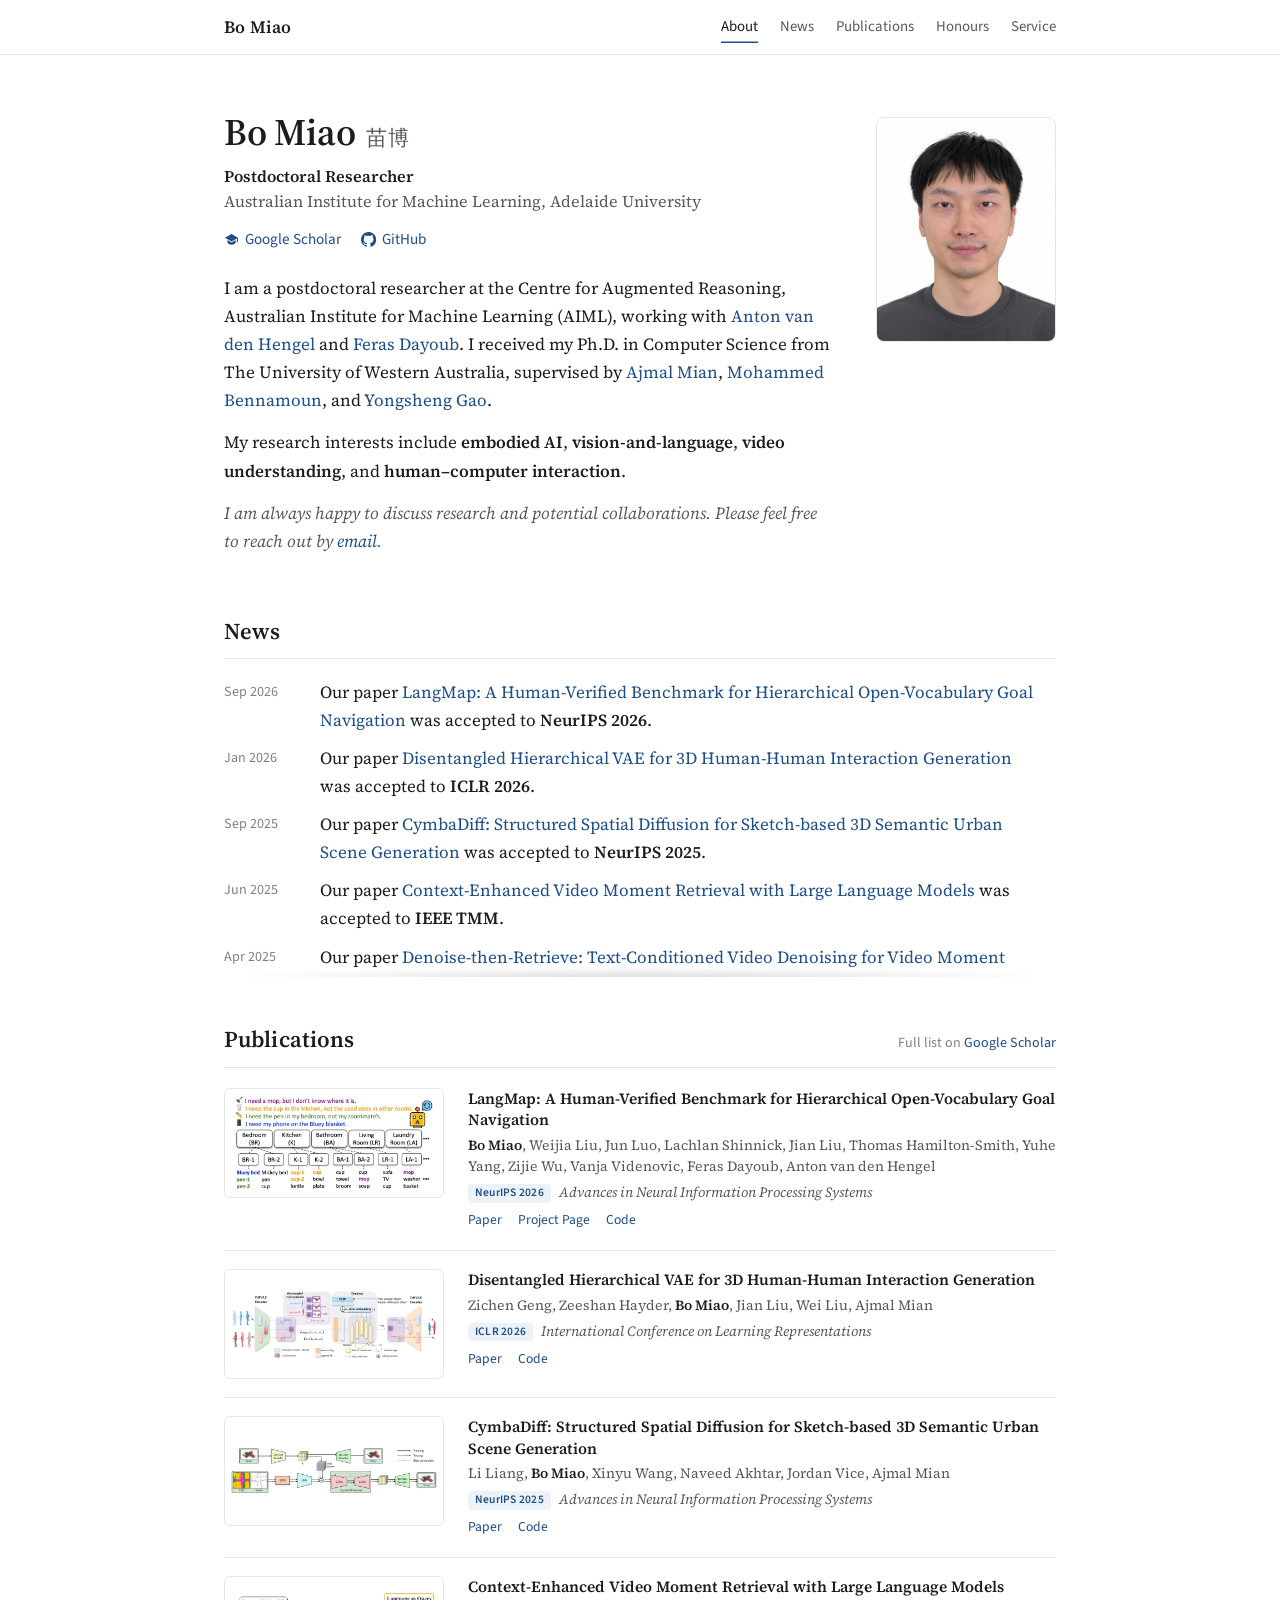
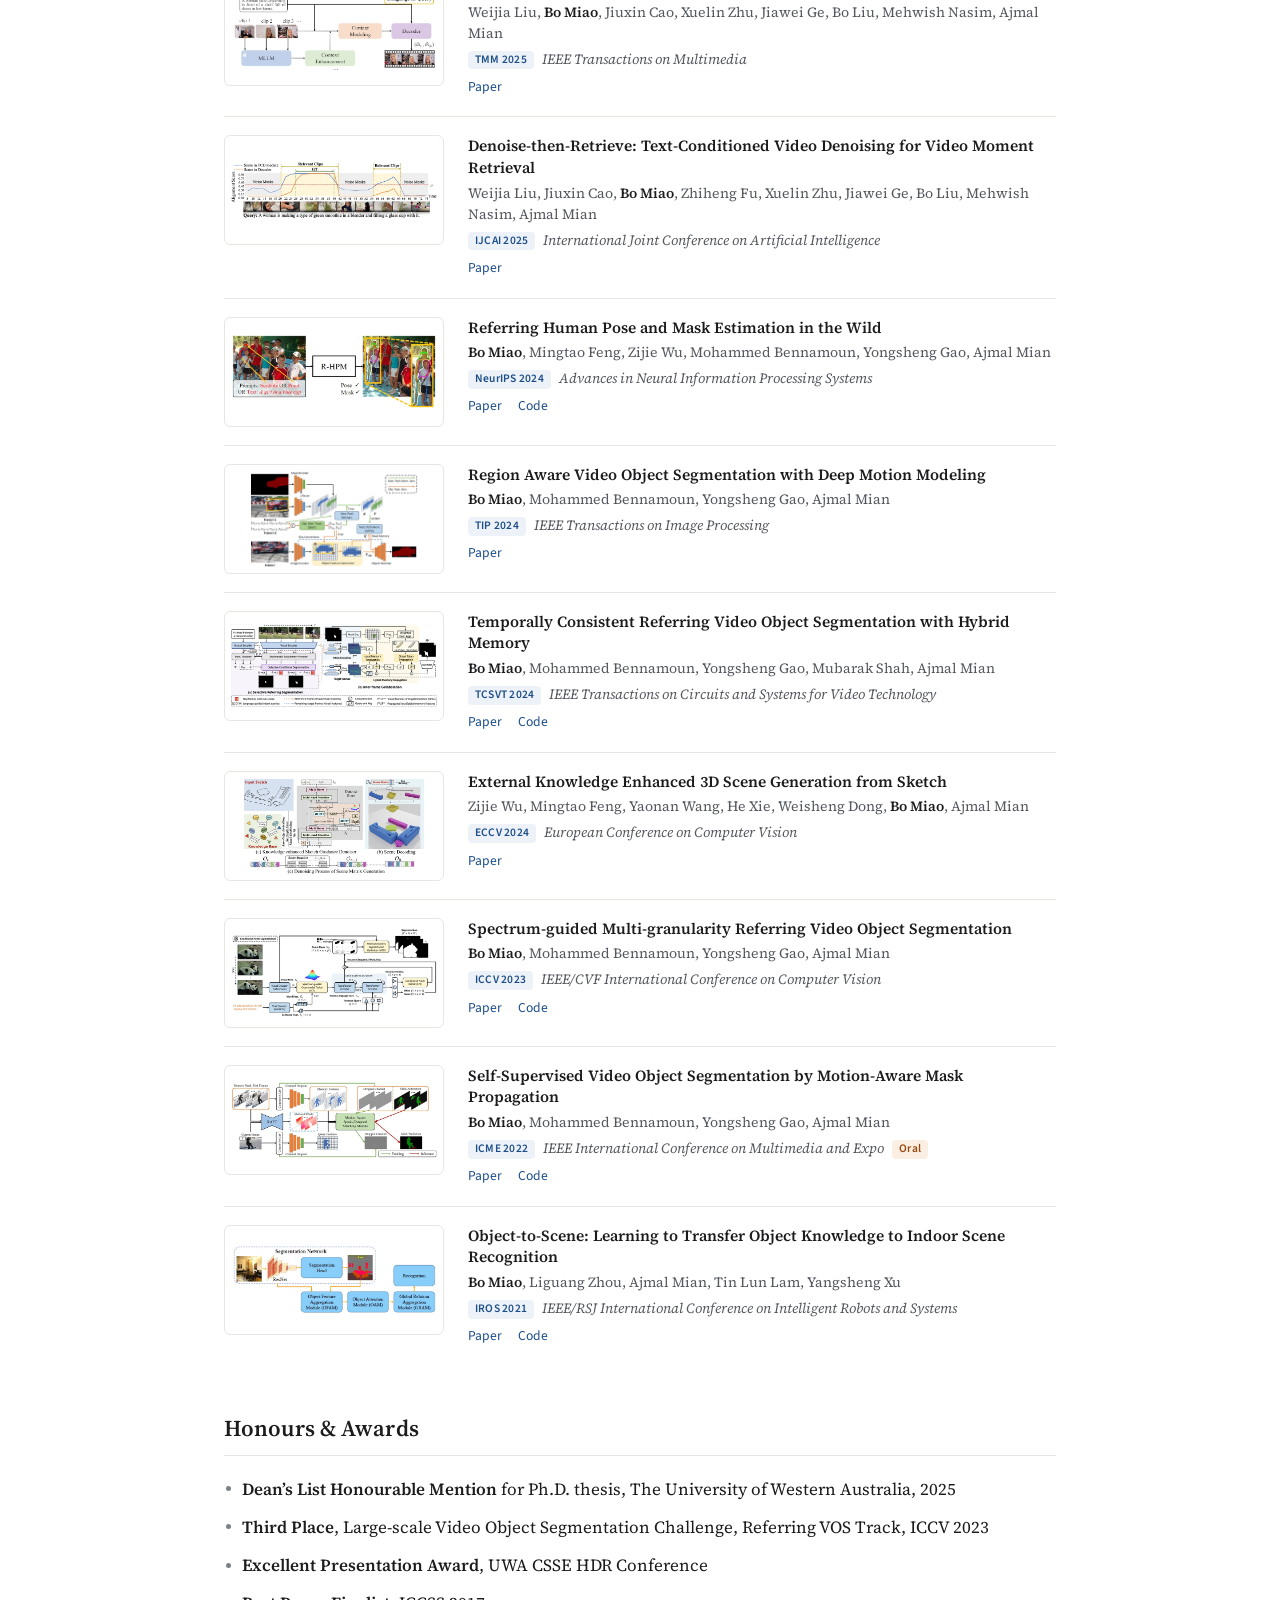
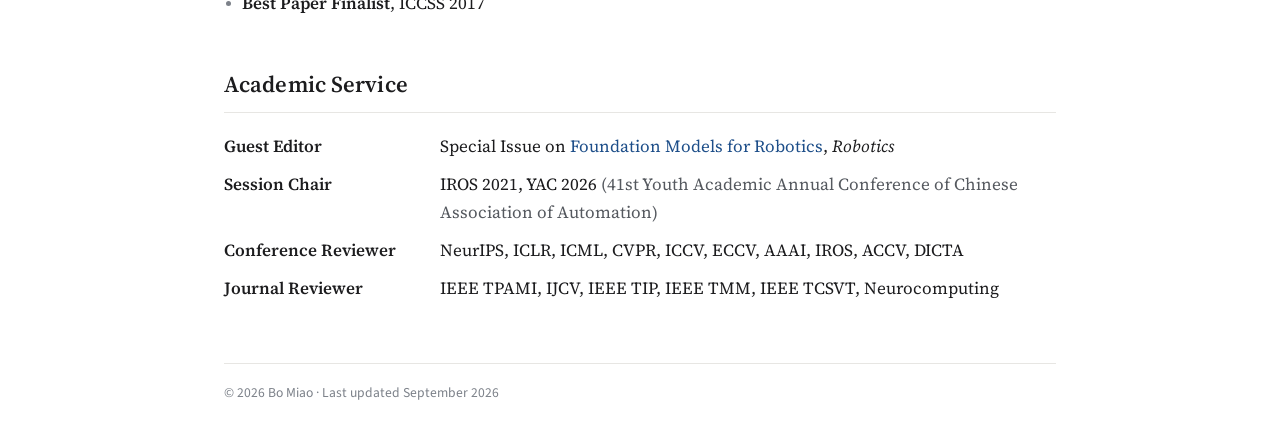
<file: index.html>
<!DOCTYPE html>
<html lang="en">
<head>
<meta charset="utf-8">
<meta name="viewport" content="width=device-width, initial-scale=1">
<title>Bo Miao (苗博) · Postdoctoral Researcher, AIML, Adelaide University</title>
<meta name="description" content="Bo Miao is a postdoctoral researcher at the Australian Institute for Machine Learning (AIML), Adelaide University, working on embodied AI, vision-and-language, and video understanding.">
<meta name="keywords" content="Bo Miao, 苗博, Miao Bo, embodied AI, vision-and-language, video understanding, AIML, Adelaide University">
<meta name="author" content="Bo Miao">
<link rel="canonical" href="https://bo-miao.github.io/">
<meta name="theme-color" content="#ffffff" media="(prefers-color-scheme: light)">
<meta name="theme-color" content="#141517" media="(prefers-color-scheme: dark)">

<meta property="og:type" content="profile">
<meta property="og:title" content="Bo Miao (苗博)">
<meta property="og:description" content="Postdoctoral researcher at AIML, Adelaide University. Embodied AI, vision-and-language, and video understanding.">
<meta property="og:url" content="https://bo-miao.github.io/">
<meta property="og:image" content="https://bo-miao.github.io/images/web/profile.jpg">
<meta name="twitter:card" content="summary">

<link rel="icon" href="data:image/svg+xml,%3Csvg xmlns='http://www.w3.org/2000/svg' viewBox='0 0 64 64'%3E%3Crect width='64' height='64' rx='14' fill='%231d4e89'/%3E%3Ctext x='32' y='43' text-anchor='middle' font-family='Georgia,serif' font-size='30' font-weight='700' fill='white'%3EBM%3C/text%3E%3C/svg%3E">

<!-- Fonts load without blocking rendering; the system serif is used until (or if) they arrive. -->
<link rel="preconnect" href="https://fonts.googleapis.com">
<link rel="preconnect" href="https://fonts.gstatic.com" crossorigin>
<link rel="stylesheet" href="https://fonts.googleapis.com/css2?family=Source+Serif+4:ital,opsz,wght@0,8..60,400;0,8..60,600;1,8..60,400&family=Source+Sans+3:wght@400;500;600&display=swap" media="print" onload="this.media='all'">
<noscript><link rel="stylesheet" href="https://fonts.googleapis.com/css2?family=Source+Serif+4:ital,opsz,wght@0,8..60,400;0,8..60,600;1,8..60,400&family=Source+Sans+3:wght@400;500;600&display=swap"></noscript>

<script type="application/ld+json">
{
  "@context": "https://schema.org",
  "@type": "Person",
  "name": "Bo Miao",
  "alternateName": "苗博",
  "jobTitle": "Postdoctoral Researcher",
  "affiliation": {
    "@type": "Organization",
    "name": "Australian Institute for Machine Learning (AIML), Adelaide University"
  },
  "alumniOf": [
    { "@type": "CollegeOrUniversity", "name": "The University of Western Australia" },
    { "@type": "CollegeOrUniversity", "name": "University of Jinan" }
  ],
  "email": "mailto:bomiaobbb@gmail.com",
  "url": "https://bo-miao.github.io/",
  "image": "https://bo-miao.github.io/images/web/profile.jpg",
  "sameAs": [
    "https://scholar.google.com/citations?user=AJnEdGoAAAAJ",
    "https://github.com/bo-miao"
  ],
  "knowsAbout": ["Embodied AI", "Vision-and-Language", "Video Understanding", "Human-Computer Interaction", "Computer Vision"]
}
</script>

<style>
:root {
  --bg: #ffffff;
  --text: #1c1c1e;
  --muted: #55595f;
  --faint: #7c8189;
  --rule: #e7e6e3;
  --accent: #1d4e89;
  --accent-strong: #123a69;
  --tag-bg: #edf2f8;
  --tag-text: #1d4e89;
  --hl-bg: #fbefe3;
  --hl-text: #9a4a10;
  --thumb-bg: #ffffff;
  --thumb-border: #e7e6e3;
  --nav-bg: rgba(255, 255, 255, .86);
  --shade: rgba(0, 0, 0, .13);
  --serif: "Source Serif 4", "Source Serif Pro", "Iowan Old Style", "Palatino Linotype", Palatino, Georgia, "Songti SC", "Noto Serif CJK SC", serif;
  --sans: "Source Sans 3", "Source Sans Pro", -apple-system, BlinkMacSystemFont, "Segoe UI", "Helvetica Neue", Arial, "PingFang SC", "Microsoft YaHei", sans-serif;
  --cjk: "Songti SC", "STSong", "Noto Serif CJK SC", "Source Han Serif SC", var(--serif);
  color-scheme: light dark;
}
@media (prefers-color-scheme: dark) {
  :root {
    --bg: #141517;
    --text: #e7e5e0;
    --muted: #a9adb3;
    --faint: #858a92;
    --rule: #2b2d31;
    --accent: #8fb4e8;
    --accent-strong: #b8d0f3;
    --tag-bg: #1d2735;
    --tag-text: #a9c6ee;
    --hl-bg: #36271b;
    --hl-text: #f0b98a;
    --thumb-bg: #f5f4f1;
    --thumb-border: #2b2d31;
    --nav-bg: rgba(20, 21, 23, .86);
    --shade: rgba(0, 0, 0, .55);
  }
}

*, *::before, *::after { box-sizing: border-box; }
html { scroll-behavior: smooth; -webkit-text-size-adjust: 100%; }
body {
  margin: 0;
  background: var(--bg);
  color: var(--text);
  font: 400 17px/1.65 var(--serif);
  font-optical-sizing: auto;
  -webkit-font-smoothing: antialiased;
  text-rendering: optimizeLegibility;
}
a { color: var(--accent); text-decoration: none; text-underline-offset: .18em; text-decoration-thickness: 1px; }
a:hover { color: var(--accent-strong); text-decoration: underline; }
a:focus-visible { outline: 2px solid var(--accent); outline-offset: 2px; border-radius: 3px; }
::selection { background: var(--tag-bg); }
img { max-width: 100%; }

.wrap { max-width: 880px; margin: 0 auto; padding: 0 24px; }
.skip { position: absolute; left: -9999px; top: 8px; background: var(--bg); padding: 6px 10px; z-index: 20; }
.skip:focus { left: 12px; }

/* ---------- Navigation ---------- */
.site-nav {
  position: sticky; top: 0; z-index: 10;
  background: var(--nav-bg);
  -webkit-backdrop-filter: saturate(160%) blur(10px);
  backdrop-filter: saturate(160%) blur(10px);
  border-bottom: 1px solid var(--rule);
}
.site-nav .wrap { display: flex; align-items: center; justify-content: space-between; height: 54px; }
.brand { font-weight: 600; font-size: 1.08rem; color: var(--text); letter-spacing: .01em; }
.brand:hover { color: var(--text); text-decoration: none; }
.nav-links { display: flex; gap: 22px; font-family: var(--sans); font-size: .93rem; }
.nav-links a { color: var(--muted); padding: 4px 0; }
.nav-links a:hover { color: var(--text); text-decoration: none; }
.nav-links a.active { color: var(--text); box-shadow: inset 0 -1.5px 0 var(--accent); }

/* ---------- About ---------- */
.hero { display: grid; grid-template-columns: 1fr 180px; gap: 44px; align-items: start; padding-top: 56px; }
.hero h1 { font-size: 2.35rem; line-height: 1.15; font-weight: 600; letter-spacing: -.005em; margin: 0 0 10px; }
.hero h1 .zh { font-family: var(--cjk); font-size: 1.3rem; font-weight: 400; color: var(--muted); letter-spacing: .08em; margin-left: 10px; }
.role { margin: 0 0 14px; color: var(--muted); font-size: 1.02rem; line-height: 1.5; }
.role b { color: var(--text); font-weight: 600; }
.profile-links { display: flex; flex-wrap: wrap; gap: 6px 20px; margin: 0 0 22px; font-family: var(--sans); font-size: .95rem; }
.profile-links a { display: inline-flex; align-items: center; gap: 6px; }
.profile-links svg { width: 1em; height: 1em; flex: none; }
.bio p { margin: 0 0 14px; }
.bio b { font-weight: 600; }
.bio .note { color: var(--muted); font-style: italic; }
.portrait {
  display: block; width: 180px; height: auto; aspect-ratio: 4 / 5; object-fit: cover;
  border-radius: 8px; border: 1px solid var(--rule); margin-top: 6px;
}

/* ---------- Sections ---------- */
.section { padding-top: 44px; scroll-margin-top: 58px; }
#about { scroll-margin-top: 58px; }
.section-head { display: flex; align-items: baseline; justify-content: space-between; gap: 16px; border-bottom: 1px solid var(--rule); margin-bottom: 14px; }
.section h2 { font-size: 1.42rem; font-weight: 600; letter-spacing: .005em; margin: 0; padding-bottom: 8px; }
.section-note { margin: 0; font-family: var(--sans); font-size: .88rem; color: var(--faint); white-space: nowrap; }

/* News */
.news {
  list-style: none; margin: 0; padding: 0 10px 0 0;
  max-height: 19rem; overflow-y: auto;
  scrollbar-width: thin; scrollbar-color: var(--rule) transparent;
  /* shadows appear only where more items are hidden above/below */
  background:
    linear-gradient(var(--bg) 30%, transparent) top / 100% 24px no-repeat local,
    linear-gradient(transparent, var(--bg) 70%) bottom / 100% 24px no-repeat local,
    radial-gradient(farthest-side at 50% 0, var(--shade), transparent) top / 100% 10px no-repeat scroll,
    radial-gradient(farthest-side at 50% 100%, var(--shade), transparent) bottom / 100% 10px no-repeat scroll;
  background-color: var(--bg);
}
.news:focus-visible { outline: 2px solid var(--accent); outline-offset: 4px; }
.news::-webkit-scrollbar { width: 6px; }
.news::-webkit-scrollbar-thumb { background: var(--rule); border-radius: 3px; }
.news li { display: grid; grid-template-columns: 82px 1fr; gap: 14px; padding: 5px 0; }
.news time { font-family: var(--sans); font-size: .88rem; color: var(--faint); padding-top: 3px; white-space: nowrap; font-variant-numeric: tabular-nums; }
.news b { font-weight: 600; }

/* Publications */
.pubs { list-style: none; margin: 0; padding: 0; }
.pub { display: grid; grid-template-columns: 220px 1fr; gap: 24px; padding: 18px 0; border-top: 1px solid var(--rule); }
.pub:first-child { border-top: 0; padding-top: 6px; }
.pub-thumb {
  margin: 0; width: 220px; aspect-ratio: 2 / 1; padding: 6px;
  display: flex; align-items: center; justify-content: center; overflow: hidden;
  background: var(--thumb-bg); border: 1px solid var(--thumb-border); border-radius: 6px;
}
.pub-thumb img { display: block; width: 100%; height: 100%; object-fit: contain; }
.pub-title { font-size: .97rem; font-weight: 600; line-height: 1.4; margin: 0 0 4px; }
.pub-authors { margin: 0; color: var(--muted); font-size: .88rem; line-height: 1.5; }
.pub-authors b { color: var(--text); font-weight: 600; }
.pub-venue { margin: 5px 0 0; color: var(--muted); font-size: .88rem; line-height: 1.5; }
.tag, .badge {
  display: inline-block; font: 600 .72rem/1.6 var(--sans); letter-spacing: .02em;
  padding: 0 7px; border-radius: 4px; vertical-align: 1px; white-space: nowrap;
}
.tag { background: var(--tag-bg); color: var(--tag-text); margin-right: 8px; }
.badge { background: var(--hl-bg); color: var(--hl-text); margin-left: 8px; }
.pub-links { display: flex; flex-wrap: wrap; gap: 2px 16px; margin: 6px 0 0; font-family: var(--sans); font-size: .85rem; }


/* Honors, service, education */
.plain { list-style: none; margin: 0; padding: 0; }
.plain li { padding: 5px 0 5px 18px; position: relative; }
.plain li::before { content: ""; position: absolute; left: 2px; top: .95em; width: 5px; height: 5px; border-radius: 50%; background: var(--faint); }
.plain .aside { color: var(--muted); }
.plain b { font-weight: 600; }
.rows { margin: 0; }
.rows > div { display: grid; grid-template-columns: 200px 1fr; gap: 16px; padding: 5px 0; }
.rows dt { font-weight: 600; color: var(--text); }
.rows dd { margin: 0; }
.rows .aside { color: var(--muted); }

.site-footer { margin-top: 56px; padding-bottom: 40px; font-family: var(--sans); font-size: .85rem; color: var(--faint); }
.site-footer p { margin: 0; padding-top: 18px; border-top: 1px solid var(--rule); }

/* ---------- Small screens ---------- */
@media (max-width: 700px) {
  body { font-size: 16.5px; }
  .wrap { padding: 0 16px; }
  .brand { display: none; }
  .site-nav .wrap { justify-content: center; }
  .nav-links { gap: 18px; font-size: .9rem; }
  .hero { grid-template-columns: 1fr; gap: 18px; padding-top: 28px; }
  .portrait { order: -1; width: 124px; margin-top: 0; }
  .hero h1 { font-size: 2rem; }
  .pub { grid-template-columns: 1fr; gap: 12px; }
  .pub-thumb { width: 100%; max-width: 480px; aspect-ratio: 12 / 5; }
  .news { max-height: 24rem; }
  .news li { grid-template-columns: 1fr; gap: 0; padding: 7px 0; }
  .news time { padding-top: 0; }
  .rows > div { grid-template-columns: 1fr; gap: 0; padding: 7px 0; }
  .section-head { flex-direction: column; align-items: flex-start; gap: 0; padding-bottom: 8px; }
  .section h2 { padding-bottom: 2px; }
}

@media print {
  .site-nav, .skip { display: none; }
  .news { max-height: none; overflow: visible; background: none; }
  body { font-size: 11pt; }
  a { color: inherit; }
  .pub { break-inside: avoid; }
  .pub-thumb { width: 150px; }
  .pub { grid-template-columns: 150px 1fr; }
}
</style>
</head>

<body>
<a class="skip" href="#main">Skip to content</a>

<nav class="site-nav" aria-label="Primary">
  <div class="wrap">
    <a class="brand" href="#about">Bo Miao</a>
    <div class="nav-links">
      <a href="#about">About</a>
      <a href="#news">News</a>
      <a href="#publications">Publications</a>
      <a href="#honours">Honours</a>
      <a href="#service">Service</a>
    </div>
  </div>
</nav>

<main id="main">

<!-- ================= About ================= -->
<header class="wrap hero" id="about">
  <div>
    <h1>Bo Miao<span class="zh" lang="zh-Hans">苗博</span></h1>
    <p class="role"><b>Postdoctoral Researcher</b><br>Australian Institute for Machine Learning, Adelaide University</p>

    <p class="profile-links">
      <a href="https://scholar.google.com/citations?user=AJnEdGoAAAAJ&amp;hl=en">
        <svg viewBox="0 0 24 24" aria-hidden="true"><path fill="currentColor" d="M12 3 1.5 9 12 15l8.5-4.86V16H22V9L12 3Zm-6.5 9.7v3.55C5.5 18.1 8.4 20 12 20s6.5-1.9 6.5-3.75V12.7L12 16.4l-6.5-3.7Z"/></svg>Google Scholar</a>
      <a href="https://github.com/bo-miao">
        <svg viewBox="0 0 16 16" aria-hidden="true"><path fill="currentColor" d="M8 0C3.58 0 0 3.58 0 8c0 3.54 2.29 6.53 5.47 7.59.4.07.55-.17.55-.38 0-.19-.01-.82-.01-1.49-2.01.37-2.53-.49-2.69-.94-.09-.23-.48-.94-.82-1.13-.28-.15-.68-.52-.01-.53.63-.01 1.08.58 1.23.82.72 1.21 1.87.87 2.33.66.07-.52.28-.87.51-1.07-1.78-.2-3.64-.89-3.64-3.95 0-.87.31-1.59.82-2.15-.08-.2-.36-1.02.08-2.12 0 0 .67-.21 2.2.82.64-.18 1.32-.27 2-.27.68 0 1.36.09 2 .27 1.53-1.04 2.2-.82 2.2-.82.44 1.1.16 1.92.08 2.12.51.56.82 1.27.82 2.15 0 3.07-1.87 3.75-3.65 3.95.29.25.54.73.54 1.48 0 1.07-.01 1.93-.01 2.2 0 .21.15.46.55.38A8.013 8.013 0 0 0 16 8c0-4.42-3.58-8-8-8Z"/></svg>GitHub</a>
    </p>

    <div class="bio">
      <p>I am a postdoctoral researcher at the Centre for Augmented Reasoning, Australian Institute for Machine Learning (AIML), working with <a href="https://researchers.adelaide.edu.au/profile/anton.vandenhengel">Anton van den Hengel</a> and <a href="https://researchers.adelaide.edu.au/profile/feras.dayoub">Feras Dayoub</a>. I received my Ph.D. in Computer Science from The University of Western Australia, supervised by <a href="https://research-repository.uwa.edu.au/en/persons/ajmal-mian">Ajmal Mian</a>, <a href="https://research-repository.uwa.edu.au/en/persons/mohammed-bennamoun">Mohammed Bennamoun</a>, and <a href="https://experts.griffith.edu.au/19112-yongsheng-gao">Yongsheng Gao</a>.</p>
      <p>My research interests include <b>embodied AI</b>, <b>vision-and-language</b>, <b>video understanding</b>, and <b>human–computer interaction</b>.</p>
      <p class="note">I am always happy to discuss research and potential collaborations. Please feel free to reach out by <a href="mailto:bomiaobbb@gmail.com">email</a>.</p>
    </div>
  </div>
  <img class="portrait" src="images/web/profile.jpg" alt="Portrait of Bo Miao" width="400" height="500" fetchpriority="high">
</header>

<!-- ================= News ================= -->
<section class="wrap section" id="news">
  <div class="section-head"><h2>News</h2></div>
  <ul class="news" tabindex="0" aria-label="News">
    <li><time datetime="2026-09">Sep 2026</time><span>Our paper <a href="https://arxiv.org/abs/2602.02220">LangMap: A Human-Verified Benchmark for Hierarchical Open-Vocabulary Goal Navigation</a> was accepted to <b>NeurIPS&nbsp;2026</b>.</span></li>
    <li><time datetime="2026-01">Jan 2026</time><span>Our paper <a href="https://arxiv.org/abs/2603.00144">Disentangled Hierarchical VAE for 3D Human-Human Interaction Generation</a> was accepted to <b>ICLR&nbsp;2026</b>.</span></li>
    <li><time datetime="2025-09">Sep 2025</time><span>Our paper <a href="https://openreview.net/pdf?id=hFyIIqmcqf">CymbaDiff: Structured Spatial Diffusion for Sketch-based 3D Semantic Urban Scene Generation</a> was accepted to <b>NeurIPS&nbsp;2025</b>.</span></li>
    <li><time datetime="2025-06">Jun 2025</time><span>Our paper <a href="https://doi.org/10.1109/TMM.2025.3581797">Context-Enhanced Video Moment Retrieval with Large Language Models</a> was accepted to <b>IEEE&nbsp;TMM</b>.</span></li>
    <li><time datetime="2025-04">Apr 2025</time><span>Our paper <a href="https://www.ijcai.org/proceedings/2025/0180.pdf">Denoise-then-Retrieve: Text-Conditioned Video Denoising for Video Moment Retrieval</a> was accepted to <b>IJCAI&nbsp;2025</b>.</span></li>
    <li><time datetime="2024-09">Sep 2024</time><span>Our paper <a href="https://arxiv.org/abs/2410.20508">Referring Human Pose and Mask Estimation in the Wild</a> was accepted to <b>NeurIPS&nbsp;2024</b>.</span></li>
    <li><time datetime="2024-06">Jun 2024</time><span>Our paper <a href="https://doi.org/10.1109/TCSVT.2024.3419119">Temporally Consistent Referring Video Object Segmentation with Hybrid Memory</a> was accepted to <b>IEEE&nbsp;TCSVT</b>.</span></li>
    <li><time datetime="2024-03">Mar 2024</time><span>Our paper <a href="https://ieeexplore.ieee.org/document/10486830">Region Aware Video Object Segmentation with Deep Motion Modeling</a> was accepted to <b>IEEE&nbsp;TIP</b>.</span></li>
  </ul>
</section>

<!-- ================= Publications ================= -->
<section class="wrap section" id="publications">
  <div class="section-head">
    <h2>Publications</h2>
    <p class="section-note">Full list on <a href="https://scholar.google.com/citations?user=AJnEdGoAAAAJ&amp;hl=en">Google Scholar</a></p>
  </div>

  <ol class="pubs">
    <li class="pub">
      <figure class="pub-thumb"><img src="images/web/langmap.webp" alt="LangMap overview: natural-language goals grounded at room, region and instance levels" width="720" height="346" loading="lazy"></figure>
      <div>
        <h3 class="pub-title">LangMap: A Human-Verified Benchmark for Hierarchical Open-Vocabulary Goal Navigation</h3>
        <p class="pub-authors"><b>Bo Miao</b>, Weijia Liu, Jun Luo, Lachlan Shinnick, Jian Liu, Thomas Hamilton-Smith, Yuhe Yang, Zijie Wu, Vanja Videnovic, Feras Dayoub, Anton van den Hengel</p>
        <p class="pub-venue"><span class="tag">NeurIPS 2026</span><i>Advances in Neural Information Processing Systems</i></p>
        <p class="pub-links"><a href="https://arxiv.org/abs/2602.02220">Paper</a><a href="https://bo-miao.github.io/LangMap/">Project Page</a><a href="https://github.com/bo-miao/LangMap">Code</a></p>
      </div>
    </li>

    <li class="pub">
      <figure class="pub-thumb"><img src="images/web/dhvae.webp" alt="DHVAE architecture for 3D human–human interaction generation" width="720" height="237" loading="lazy"></figure>
      <div>
        <h3 class="pub-title">Disentangled Hierarchical VAE for 3D Human-Human Interaction Generation</h3>
        <p class="pub-authors">Zichen Geng, Zeeshan Hayder, <b>Bo Miao</b>, Jian Liu, Wei Liu, Ajmal Mian</p>
        <p class="pub-venue"><span class="tag">ICLR 2026</span><i>International Conference on Learning Representations</i></p>
        <p class="pub-links"><a href="https://arxiv.org/abs/2603.00144">Paper</a><a href="https://github.com/ZenGengChin/dhvae-official">Code</a></p>
      </div>
    </li>

    <li class="pub">
      <figure class="pub-thumb"><img src="images/web/cymbadiff.webp" alt="CymbaDiff pipeline for sketch-based 3D semantic urban scene generation" width="720" height="157" loading="lazy"></figure>
      <div>
        <h3 class="pub-title">CymbaDiff: Structured Spatial Diffusion for Sketch-based 3D Semantic Urban Scene Generation</h3>
        <p class="pub-authors">Li Liang, <b>Bo Miao</b>, Xinyu Wang, Naveed Akhtar, Jordan Vice, Ajmal Mian</p>
        <p class="pub-venue"><span class="tag">NeurIPS 2025</span><i>Advances in Neural Information Processing Systems</i></p>
        <p class="pub-links"><a href="https://openreview.net/pdf?id=hFyIIqmcqf">Paper</a><a href="https://github.com/Lillian-research-hub/CymbaDiff">Code</a></p>
      </div>
    </li>
    <li class="pub">
      <figure class="pub-thumb"><img src="images/web/cevmr.webp" alt="Context-enhanced video moment retrieval with a multimodal LLM" width="667" height="253" loading="lazy"></figure>
      <div>
        <h3 class="pub-title">Context-Enhanced Video Moment Retrieval with Large Language Models</h3>
        <p class="pub-authors">Weijia Liu, <b>Bo Miao</b>, Jiuxin Cao, Xuelin Zhu, Jiawei Ge, Bo Liu, Mehwish Nasim, Ajmal Mian</p>
        <p class="pub-venue"><span class="tag">TMM 2025</span><i>IEEE Transactions on Multimedia</i></p>
        <p class="pub-links"><a href="https://doi.org/10.1109/TMM.2025.3581797">Paper</a></p>
      </div>
    </li>

    <li class="pub">
      <figure class="pub-thumb"><img src="images/web/denoise_retrieve.webp" alt="Alignment scores of relevant and noisy clips in Denoise-then-Retrieve" width="720" height="201" loading="lazy"></figure>
      <div>
        <h3 class="pub-title">Denoise-then-Retrieve: Text-Conditioned Video Denoising for Video Moment Retrieval</h3>
        <p class="pub-authors">Weijia Liu, Jiuxin Cao, <b>Bo Miao</b>, Zhiheng Fu, Xuelin Zhu, Jiawei Ge, Bo Liu, Mehwish Nasim, Ajmal Mian</p>
        <p class="pub-venue"><span class="tag">IJCAI 2025</span><i>International Joint Conference on Artificial Intelligence</i></p>
        <p class="pub-links"><a href="https://www.ijcai.org/proceedings/2025/0180.pdf">Paper</a></p>
      </div>
    </li>

    <li class="pub">
      <figure class="pub-thumb"><img src="images/web/rhpm.webp" alt="R-HPM predicts pose and mask for the person referred to by text, scribble or point prompts" width="720" height="265" loading="lazy"></figure>
      <div>
        <h3 class="pub-title">Referring Human Pose and Mask Estimation in the Wild</h3>
        <p class="pub-authors"><b>Bo Miao</b>, Mingtao Feng, Zijie Wu, Mohammed Bennamoun, Yongsheng Gao, Ajmal Mian</p>
        <p class="pub-venue"><span class="tag">NeurIPS 2024</span><i>Advances in Neural Information Processing Systems</i></p>
        <p class="pub-links"><a href="https://arxiv.org/abs/2410.20508">Paper</a><a href="https://github.com/bo-miao/RefHuman">Code</a></p>
      </div>
    </li>

    <li class="pub">
      <figure class="pub-thumb"><img src="images/web/ravos.webp" alt="Region-aware video object segmentation with motion path memory" width="720" height="412" loading="lazy"></figure>
      <div>
        <h3 class="pub-title">Region Aware Video Object Segmentation with Deep Motion Modeling</h3>
        <p class="pub-authors"><b>Bo Miao</b>, Mohammed Bennamoun, Yongsheng Gao, Ajmal Mian</p>
        <p class="pub-venue"><span class="tag">TIP 2024</span><i>IEEE Transactions on Image Processing</i></p>
        <p class="pub-links"><a href="https://ieeexplore.ieee.org/document/10486830">Paper</a></p>
      </div>
    </li>

    <li class="pub">
      <figure class="pub-thumb"><img src="images/web/htr.webp" alt="Hybrid memory for temporally consistent referring video object segmentation" width="720" height="287" loading="lazy"></figure>
      <div>
        <h3 class="pub-title">Temporally Consistent Referring Video Object Segmentation with Hybrid Memory</h3>
        <p class="pub-authors"><b>Bo Miao</b>, Mohammed Bennamoun, Yongsheng Gao, Mubarak Shah, Ajmal Mian</p>
        <p class="pub-venue"><span class="tag">TCSVT 2024</span><i>IEEE Transactions on Circuits and Systems for Video Technology</i></p>
        <p class="pub-links"><a href="https://doi.org/10.1109/TCSVT.2024.3419119">Paper</a><a href="https://github.com/bo-miao/HTR">Code</a></p>
      </div>
    </li>

    <li class="pub">
      <figure class="pub-thumb"><img src="images/web/sketch3d.webp" alt="Knowledge-enhanced sketch-guided denoiser for 3D scene generation" width="720" height="379" loading="lazy"></figure>
      <div>
        <h3 class="pub-title">External Knowledge Enhanced 3D Scene Generation from Sketch</h3>
        <p class="pub-authors">Zijie Wu, Mingtao Feng, Yaonan Wang, He Xie, Weisheng Dong, <b>Bo Miao</b>, Ajmal Mian</p>
        <p class="pub-venue"><span class="tag">ECCV 2024</span><i>European Conference on Computer Vision</i></p>
        <p class="pub-links"><a href="https://arxiv.org/abs/2403.14121">Paper</a></p>
      </div>
    </li>

    <li class="pub">
      <figure class="pub-thumb"><img src="images/web/sgmg.webp" alt="SgMg: spectrum-guided multi-granularity referring video object segmentation" width="720" height="311" loading="lazy"></figure>
      <div>
        <h3 class="pub-title">Spectrum-guided Multi-granularity Referring Video Object Segmentation</h3>
        <p class="pub-authors"><b>Bo Miao</b>, Mohammed Bennamoun, Yongsheng Gao, Ajmal Mian</p>
        <p class="pub-venue"><span class="tag">ICCV 2023</span><i>IEEE/CVF International Conference on Computer Vision</i></p>
        <p class="pub-links"><a href="https://openaccess.thecvf.com/content/ICCV2023/papers/Miao_Spectrum-guided_Multi-granularity_Referring_Video_Object_Segmentation_ICCV_2023_paper.pdf">Paper</a><a href="https://github.com/bo-miao/SgMg">Code</a></p>
      </div>
    </li>

    <li class="pub">
      <figure class="pub-thumb"><img src="images/web/mamp.webp" alt="Motion-aware mask propagation for self-supervised video object segmentation" width="720" height="265" loading="lazy"></figure>
      <div>
        <h3 class="pub-title">Self-Supervised Video Object Segmentation by Motion-Aware Mask Propagation</h3>
        <p class="pub-authors"><b>Bo Miao</b>, Mohammed Bennamoun, Yongsheng Gao, Ajmal Mian</p>
        <p class="pub-venue"><span class="tag">ICME 2022</span><i>IEEE International Conference on Multimedia and Expo</i><span class="badge">Oral</span></p>
        <p class="pub-links"><a href="https://arxiv.org/abs/2107.12569">Paper</a><a href="https://github.com/bo-miao/MAMP">Code</a></p>
      </div>
    </li>

    <li class="pub">
      <figure class="pub-thumb"><img src="images/web/ots.webp" alt="Object-to-scene network for indoor scene recognition" width="704" height="234" loading="lazy"></figure>
      <div>
        <h3 class="pub-title">Object-to-Scene: Learning to Transfer Object Knowledge to Indoor Scene Recognition</h3>
        <p class="pub-authors"><b>Bo Miao</b>, Liguang Zhou, Ajmal Mian, Tin Lun Lam, Yangsheng Xu</p>
        <p class="pub-venue"><span class="tag">IROS 2021</span><i>IEEE/RSJ International Conference on Intelligent Robots and Systems</i></p>
        <p class="pub-links"><a href="https://arxiv.org/abs/2108.00399">Paper</a><a href="https://github.com/FreeformRobotics/OTS">Code</a></p>
      </div>
    </li>
  </ol>

</section>

<!-- ================= Honours ================= -->
<section class="wrap section" id="honours">
  <div class="section-head"><h2>Honours &amp; Awards</h2></div>
  <ul class="plain">
    <li><b>Dean’s List Honourable Mention</b> for Ph.D. thesis, The University of Western Australia, 2025</li>
    <li><b>Third Place</b>, Large-scale Video Object Segmentation Challenge, Referring VOS Track, ICCV 2023</li>
    <li><b>Excellent Presentation Award</b>, UWA CSSE HDR Conference</li>
    <li><b>Best Paper Finalist</b>, ICCSS 2017</li>
  </ul>
</section>

<!-- ================= Service ================= -->
<section class="wrap section" id="service">
  <div class="section-head"><h2>Academic Service</h2></div>
  <dl class="rows">
    <div><dt>Guest Editor</dt><dd>Special Issue on <a href="https://www.mdpi.com/journal/robotics/special_issues/FZ4L7VI9U2">Foundation Models for Robotics</a>, <i>Robotics</i></dd></div>
    <div><dt>Session Chair</dt><dd>IROS 2021, YAC 2026 <span class="aside">(41st Youth Academic Annual Conference of Chinese Association of Automation)</span></dd></div>
    <div><dt>Conference Reviewer</dt><dd>NeurIPS, ICLR, ICML, CVPR, ICCV, ECCV, AAAI, IROS, ACCV, DICTA</dd></div>
    <div><dt>Journal Reviewer</dt><dd>IEEE TPAMI, IJCV, IEEE TIP, IEEE TMM, IEEE TCSVT, Neurocomputing</dd></div>
  </dl>
</section>

</main>

<footer class="wrap site-footer">
  <p>© 2026 Bo Miao · Last updated September 2026</p>
</footer>

<script>
  // Highlight the nav link of the section being read (or the one just clicked).
  (function () {
    var ids = ['about', 'news', 'publications', 'honours', 'service'];
    var links = {};
    document.querySelectorAll('.nav-links a').forEach(function (a) { links[a.getAttribute('href').slice(1)] = a; });
    var clicked = null, pending = false;
    function setActive(id) {
      ids.forEach(function (k) { if (links[k]) links[k].classList.toggle('active', k === id); });
    }
    function update() {
      pending = false;
      if (clicked) return setActive(clicked);
      var current = ids[0];
      ids.forEach(function (id) {
        var s = document.getElementById(id);
        if (s && s.getBoundingClientRect().top <= 200) current = id;
      });
      if (window.scrollY > 0 && window.innerHeight + window.scrollY >= document.documentElement.scrollHeight - 2) current = ids[ids.length - 1];
      setActive(current);
    }
    document.querySelector('.nav-links').addEventListener('click', function (e) {
      var a = e.target.closest('a');
      if (a) { clicked = a.getAttribute('href').slice(1); setActive(clicked); }
    });
    ['wheel', 'touchmove', 'keydown'].forEach(function (t) {
      window.addEventListener(t, function () { clicked = null; }, { passive: true });
    });
    window.addEventListener('scroll', function () {
      if (!pending) { pending = true; requestAnimationFrame(update); }
    }, { passive: true });
    window.addEventListener('resize', update);
    update();
  })();
</script>
</body>
</html>
</file>
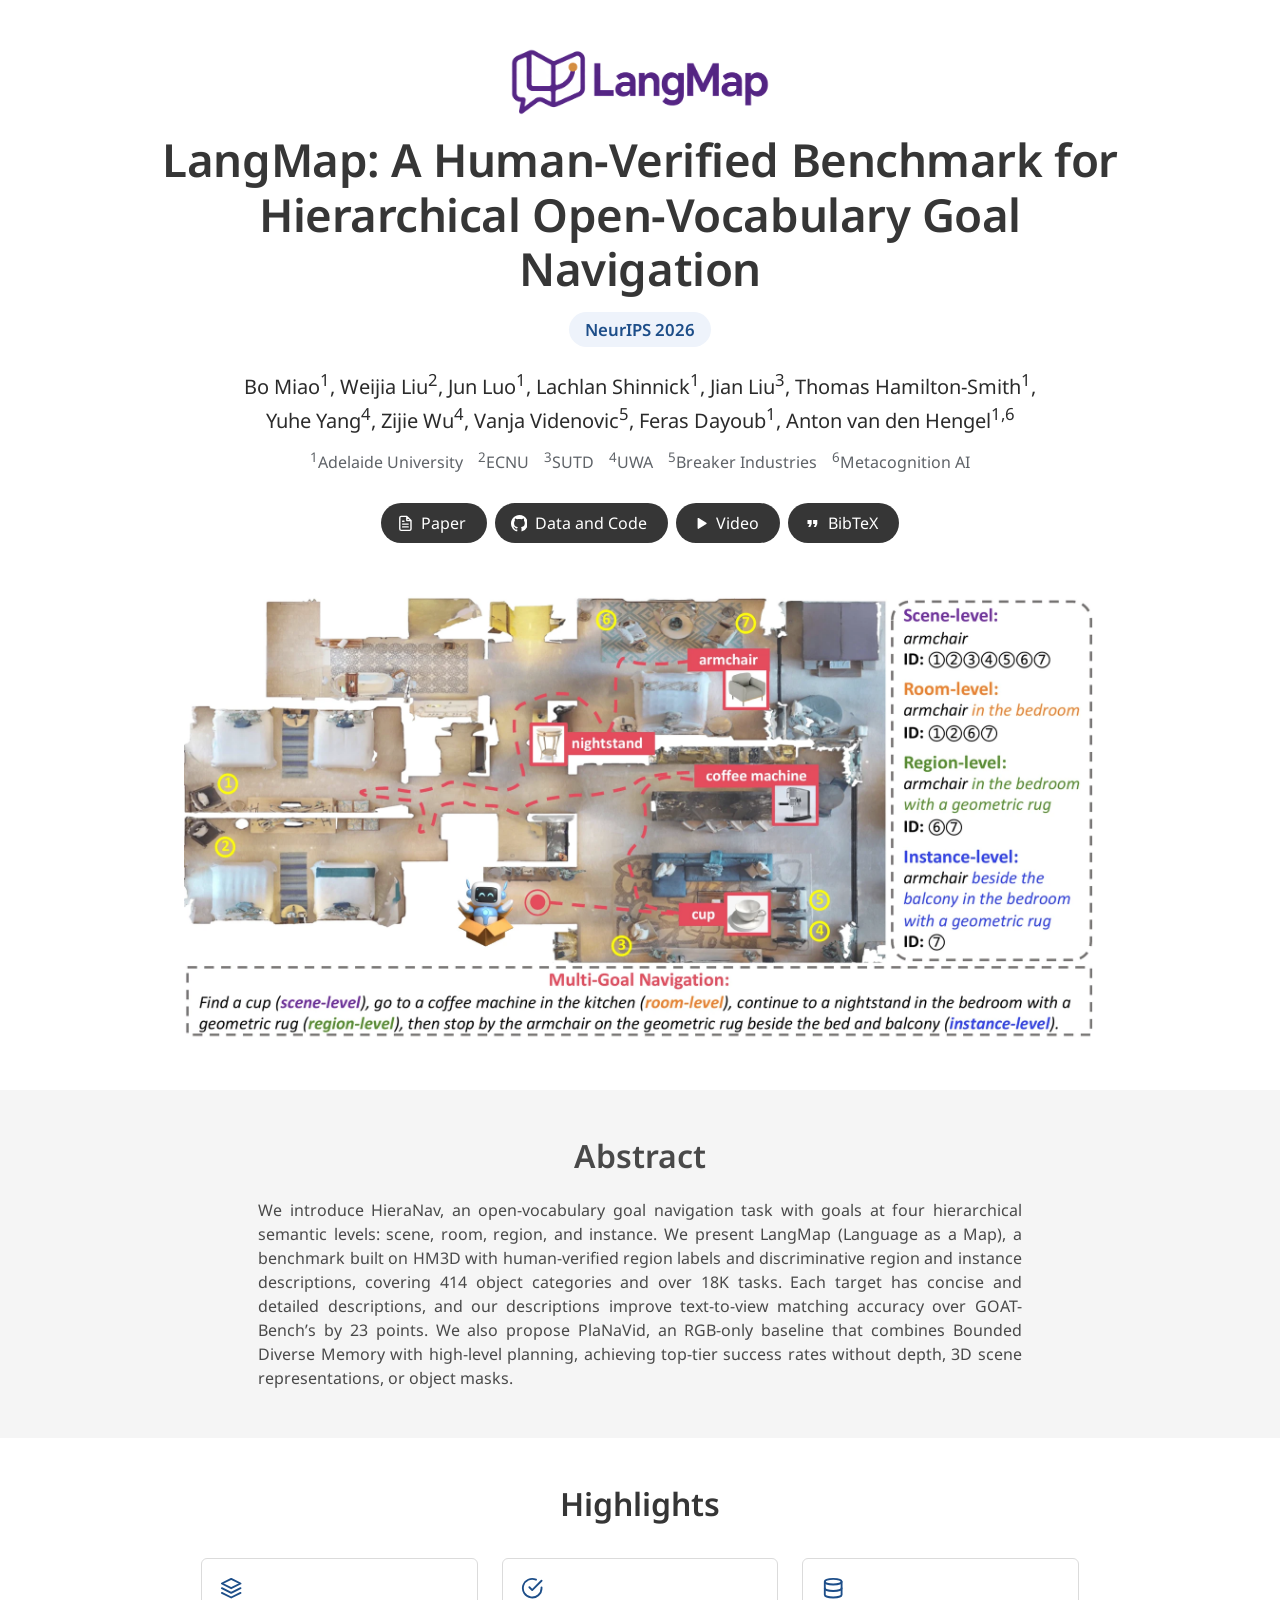
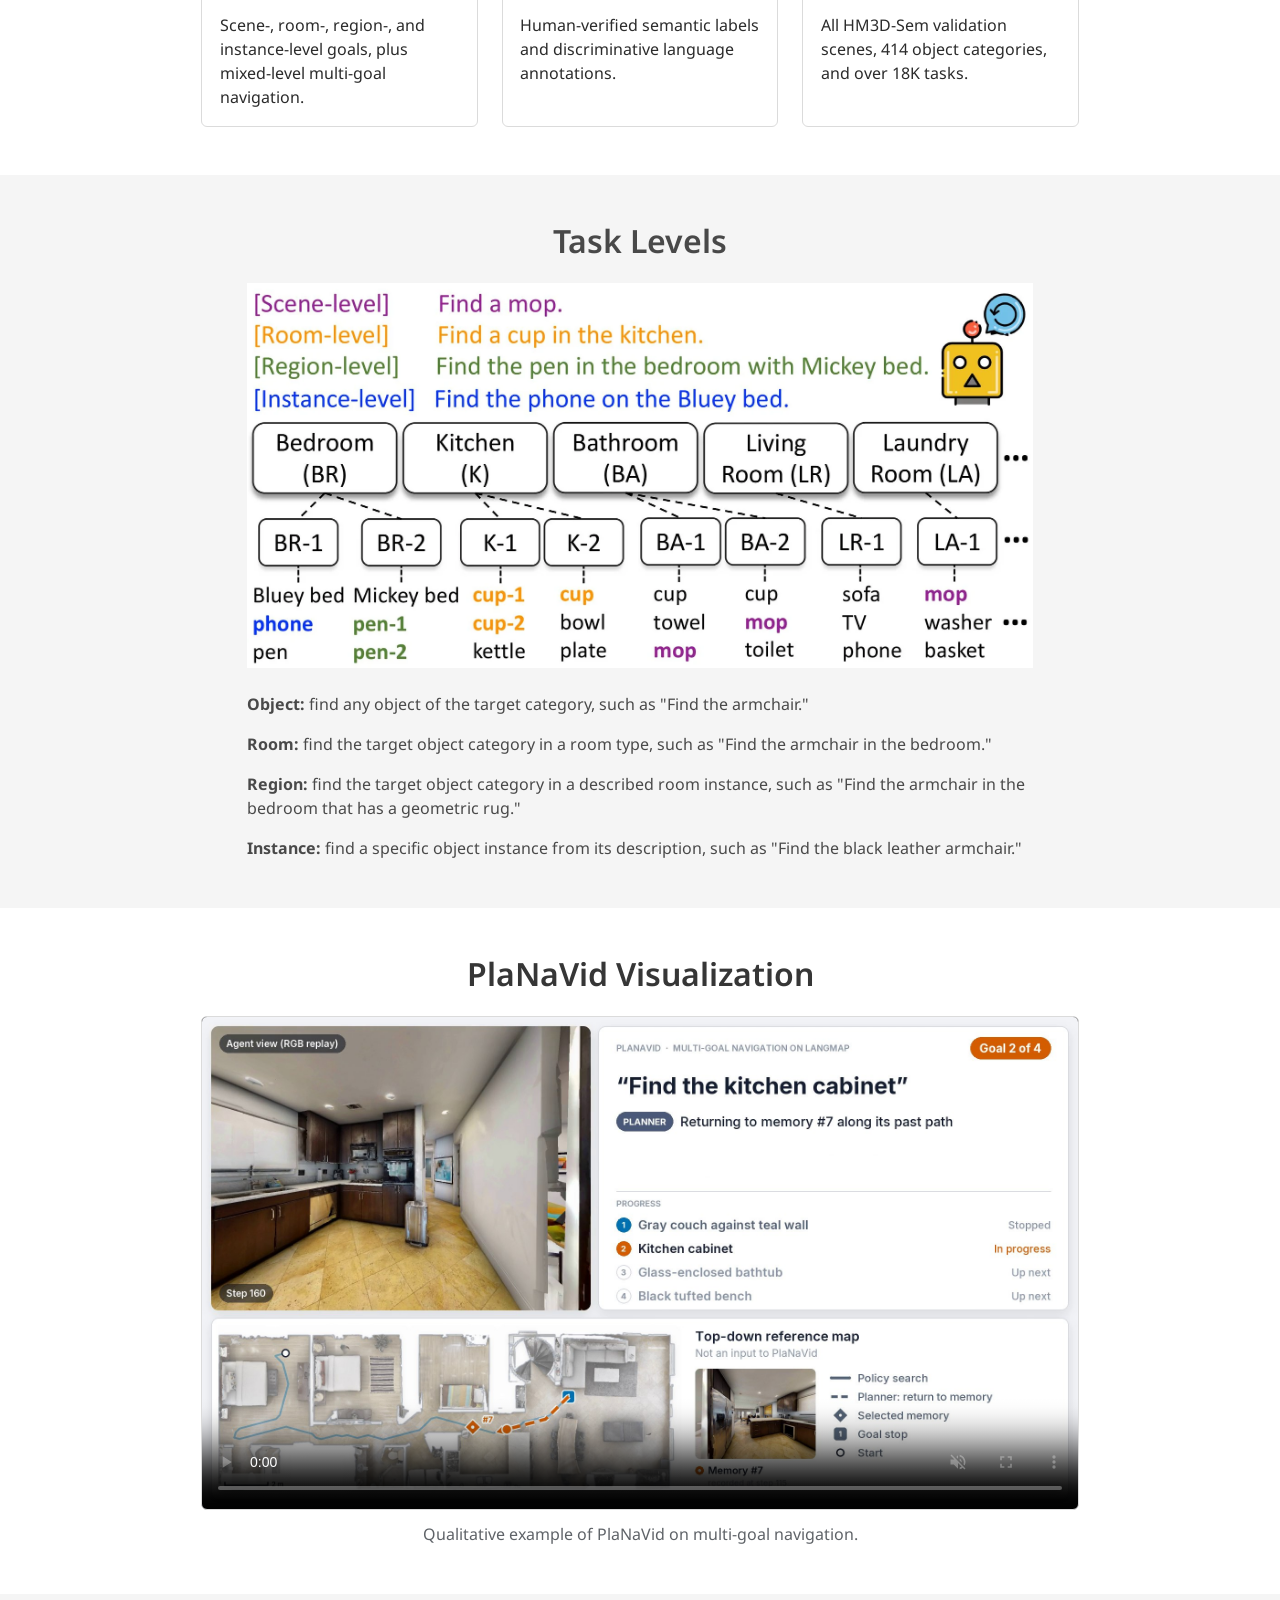
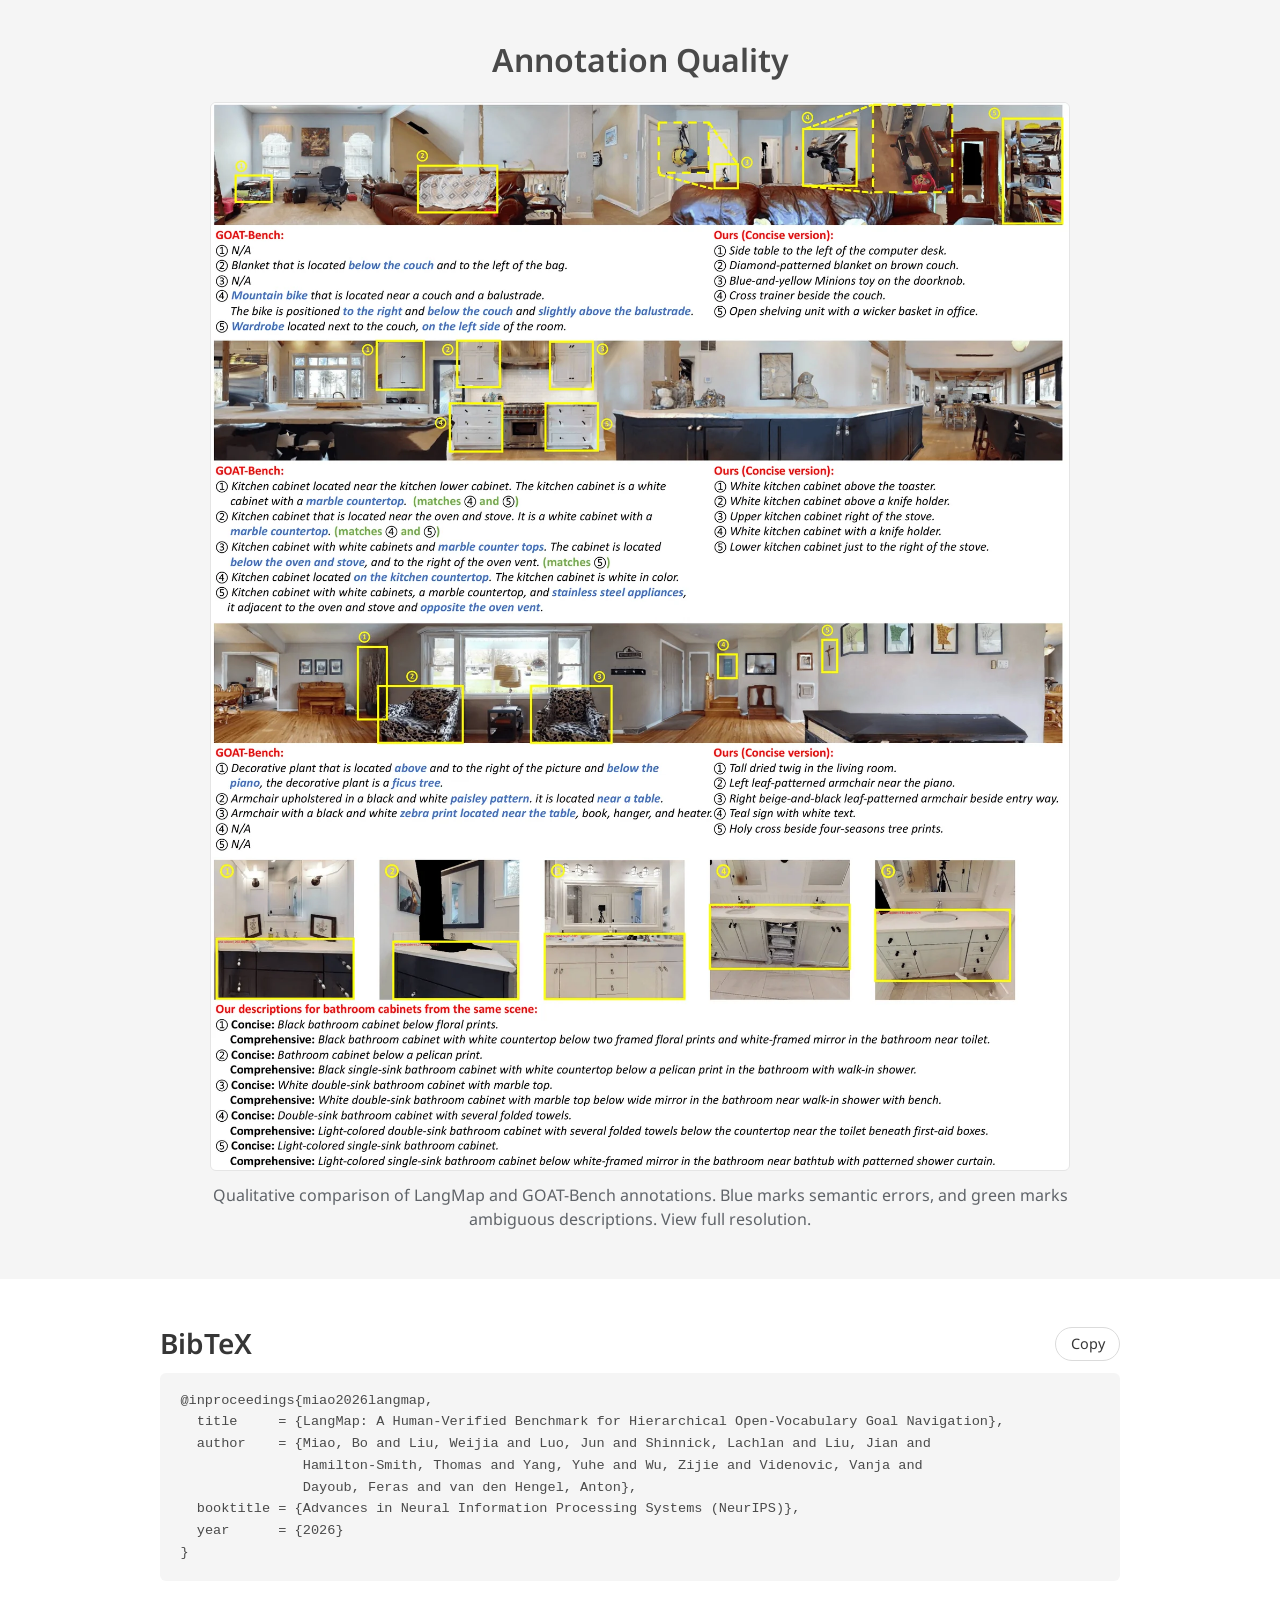
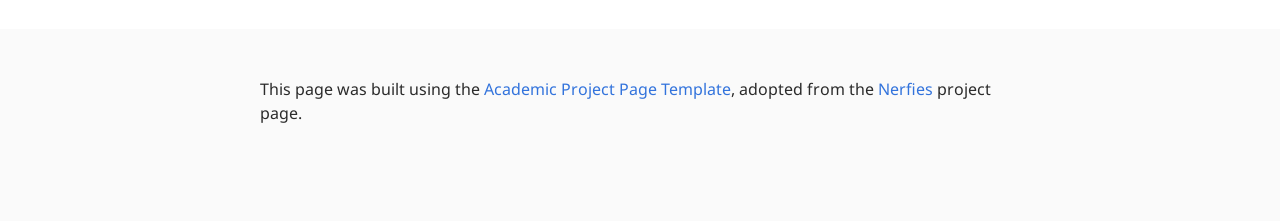
<file: LangMap/index.html>
<!DOCTYPE html>
<html lang="en">
<head>
  <!-- Google Analytics (GA4) -->
  <script async src="https://www.googletagmanager.com/gtag/js?id=G-L6Q7L7H17G"></script>
  <script>
    window.dataLayer = window.dataLayer || [];
    function gtag(){dataLayer.push(arguments);}
    gtag('js', new Date());
    gtag('config', 'G-L6Q7L7H17G');
  </script>

  <meta charset="utf-8">
  <meta name="viewport" content="width=device-width, initial-scale=1">
  <meta name="description" content="LangMap (NeurIPS 2026) is a human-verified benchmark for hierarchical open-vocabulary goal navigation across object, room, region, and instance levels.">
  <meta name="keywords" content="LangMap, HieraNav, hierarchical goal navigation, open-vocabulary navigation, embodied AI, visual navigation, HM3D, NeurIPS 2026">
  <link rel="canonical" href="https://bo-miao.github.io/LangMap/">
  <meta property="og:type" content="website">
  <meta property="og:title" content="LangMap: A Human-Verified Benchmark for Hierarchical Open-Vocabulary Goal Navigation">
  <meta property="og:description" content="NeurIPS 2026. Human-verified language annotations and navigation tasks for hierarchical open-vocabulary goal navigation.">
  <meta property="og:url" content="https://bo-miao.github.io/LangMap/">
  <meta property="og:image" content="https://bo-miao.github.io/LangMap/static/images/og_langmap.jpg">
  <meta property="og:image:width" content="1200">
  <meta property="og:image:height" content="630">
  <meta name="twitter:title" content="LangMap: A Human-Verified Benchmark for Hierarchical Open-Vocabulary Goal Navigation">
  <meta name="twitter:description" content="NeurIPS 2026. Human-verified language annotations and navigation tasks for hierarchical open-vocabulary goal navigation.">
  <meta name="twitter:image" content="https://bo-miao.github.io/LangMap/static/images/og_langmap.jpg">
  <meta name="twitter:card" content="summary_large_image">

  <title>LangMap: A Human-Verified Benchmark for Hierarchical Open-Vocabulary Goal Navigation</title>
  <link href="https://fonts.googleapis.com/css?family=Google+Sans|Noto+Sans|Castoro" rel="stylesheet">
  <link rel="stylesheet" href="static/css/bulma.min.css">
  <link rel="stylesheet" href="static/css/index.css">
</head>
<body>
  <section class="hero publication-header">
    <div class="hero-body">
      <div class="container is-max-desktop">
        <div class="columns is-centered">
          <div class="column has-text-centered">
            <img src="./static/images/langmap_logo.png" class="publication-logo" width="640" height="167" alt="LangMap logo">
            <h1 class="title is-1 publication-title">LangMap: A Human-Verified Benchmark for Hierarchical Open-Vocabulary Goal Navigation</h1>

            <p class="venue-badge">NeurIPS 2026</p>

            <div class="is-size-5 publication-authors">
              <span class="author-block">Bo Miao<sup>1</sup>,</span>
              <span class="author-block">Weijia Liu<sup>2</sup>,</span>
              <span class="author-block">Jun Luo<sup>1</sup>,</span>
              <span class="author-block">Lachlan Shinnick<sup>1</sup>,</span>
              <span class="author-block">Jian Liu<sup>3</sup>,</span>
              <span class="author-block">Thomas Hamilton-Smith<sup>1</sup>,</span>
              <br class="author-break">
              <span class="author-block">Yuhe Yang<sup>4</sup>,</span>
              <span class="author-block">Zijie Wu<sup>4</sup>,</span>
              <span class="author-block">Vanja Videnovic<sup>5</sup>,</span>
              <span class="author-block">Feras Dayoub<sup>1</sup>,</span>
              <span class="author-block">Anton van den Hengel<sup>1,6</sup></span>
            </div>

            <div class="is-size-6 publication-authors affiliations">
              <span class="author-block"><sup>1</sup>Adelaide University</span>
              <span class="author-block"><sup>2</sup>ECNU</span>
              <span class="author-block"><sup>3</sup>SUTD</span>
              <span class="author-block"><sup>4</sup>UWA</span>
              <span class="author-block"><sup>5</sup>Breaker Industries</span>
              <span class="author-block"><sup>6</sup>Metacognition AI</span>
            </div>

            <div class="publication-links">
              <span class="link-block">
                <a href="https://arxiv.org/abs/2602.02220" target="_blank" rel="noopener" class="button is-normal is-rounded is-dark">
                  <span class="icon"><svg viewBox="0 0 24 24" aria-hidden="true"><path fill="none" stroke="currentColor" stroke-width="2" stroke-linecap="round" stroke-linejoin="round" d="M14 2H6a2 2 0 0 0-2 2v16a2 2 0 0 0 2 2h12a2 2 0 0 0 2-2V8zM14 2v6h6M16 13H8M16 17H8M10 9H8"/></svg></span>
                  <span>Paper</span>
                </a>
              </span>
              <span class="link-block">
                <a href="https://github.com/bo-miao/LangMap" target="_blank" rel="noopener" class="button is-normal is-rounded is-dark">
                  <span class="icon"><svg viewBox="0 0 16 16" aria-hidden="true"><path fill="currentColor" d="M8 0C3.58 0 0 3.58 0 8c0 3.54 2.29 6.53 5.47 7.59.4.07.55-.17.55-.38 0-.19-.01-.82-.01-1.49-2.01.37-2.53-.49-2.69-.94-.09-.23-.48-.94-.82-1.13-.28-.15-.68-.52-.01-.53.63-.01 1.08.58 1.23.82.72 1.21 1.87.87 2.33.66.07-.52.28-.87.51-1.07-1.78-.2-3.64-.89-3.64-3.95 0-.87.31-1.59.82-2.15-.08-.2-.36-1.02.08-2.12 0 0 .67-.21 2.2.82.64-.18 1.32-.27 2-.27.68 0 1.36.09 2 .27 1.53-1.04 2.2-.82 2.2-.82.44 1.1.16 1.92.08 2.12.51.56.82 1.27.82 2.15 0 3.07-1.87 3.75-3.65 3.95.29.25.54.73.54 1.48 0 1.07-.01 1.93-.01 2.2 0 .21.15.46.55.38A8.013 8.013 0 0 0 16 8c0-4.42-3.58-8-8-8Z"/></svg></span>
                  <span>Data and Code</span>
                </a>
              </span>
              <span class="link-block">
                <a href="#planavid-visualization" class="button is-normal is-rounded is-dark">
                  <span class="icon"><svg viewBox="0 0 24 24" aria-hidden="true"><path fill="currentColor" d="M8 5.14v13.72a1 1 0 0 0 1.52.85l10.9-6.86a1 1 0 0 0 0-1.7L9.52 4.29A1 1 0 0 0 8 5.14Z"/></svg></span>
                  <span>Video</span>
                </a>
              </span>
              <span class="link-block">
                <a href="#BibTeX" class="button is-normal is-rounded is-dark">
                  <span class="icon"><svg viewBox="0 0 24 24" aria-hidden="true"><path fill="currentColor" d="M6 17h3l2-4V7H5v6h3l-2 4Zm8 0h3l2-4V7h-6v6h3l-2 4Z"/></svg></span>
                  <span>BibTeX</span>
                </a>
              </span>
            </div>
          </div>
        </div>
      </div>
    </div>
  </section>

  <section class="hero teaser">
    <div class="container is-max-desktop">
      <div class="hero-body">
        <img src="./static/images/hieranav_framework.webp" class="interpolation-image" width="1920" height="938" alt="LangMap and HieraNav benchmark framework">
      </div>
    </div>
  </section>

  <section class="section hero is-light">
    <div class="container is-max-desktop">
      <div class="columns is-centered has-text-centered">
        <div class="column is-four-fifths">
          <h2 class="title is-3">Abstract</h2>
          <div class="content has-text-justified">
            <p>
              We introduce HieraNav, an open-vocabulary goal navigation task with goals at four hierarchical semantic levels: scene, room, region, and instance. We present LangMap (Language as a Map), a benchmark built on HM3D with human-verified region labels and discriminative region and instance descriptions, covering 414 object categories and over 18K tasks. Each target has concise and detailed descriptions, and our descriptions improve text-to-view matching accuracy over GOAT-Bench&rsquo;s by 23 points. We also propose PlaNaVid, an RGB-only baseline that combines Bounded Diverse Memory with high-level planning, achieving top-tier success rates without depth, 3D scene representations, or object masks.
            </p>
          </div>
        </div>
      </div>
    </div>
  </section>

  <section class="section">
    <div class="container is-max-desktop">
      <div class="columns is-centered has-text-centered">
        <div class="column is-11">
          <h2 class="title is-3">Highlights</h2>
          <div class="columns highlight-grid">
            <div class="column">
              <div class="highlight-item">
                <span class="icon"><svg viewBox="0 0 24 24" aria-hidden="true"><path fill="none" stroke="currentColor" stroke-width="2" stroke-linecap="round" stroke-linejoin="round" d="m12 2 10 5-10 5L2 7l10-5ZM2 17l10 5 10-5M2 12l10 5 10-5"/></svg></span>
                <p>Scene-, room-, region-, and instance-level goals, plus mixed-level multi-goal navigation.</p>
              </div>
            </div>
            <div class="column">
              <div class="highlight-item">
                <span class="icon"><svg viewBox="0 0 24 24" aria-hidden="true"><path fill="none" stroke="currentColor" stroke-width="2" stroke-linecap="round" stroke-linejoin="round" d="M22 11.08V12a10 10 0 1 1-5.93-9.14M22 4 12 14.01l-3-3"/></svg></span>
                <p>Human-verified semantic labels and discriminative language annotations.</p>
              </div>
            </div>
            <div class="column">
              <div class="highlight-item">
                <span class="icon"><svg viewBox="0 0 24 24" aria-hidden="true"><g fill="none" stroke="currentColor" stroke-width="2" stroke-linecap="round" stroke-linejoin="round"><ellipse cx="12" cy="5" rx="9" ry="3"/><path d="M21 12c0 1.66-4 3-9 3s-9-1.34-9-3"/><path d="M3 5v14c0 1.66 4 3 9 3s9-1.34 9-3V5"/></g></svg></span>
                <p>All HM3D-Sem validation scenes, 414 object categories, and over 18K tasks.</p>
              </div>
            </div>
          </div>
        </div>
      </div>
    </div>
  </section>

  <section class="section hero is-light">
    <div class="container is-max-desktop">
      <div class="columns is-centered has-text-centered">
        <div class="column is-11">
          <h2 class="title is-3">Task Levels</h2>
          <img src="./static/images/Fig1_demo.webp" class="interpolation-image task-demo" width="1720" height="841" loading="lazy" alt="Examples of object, room, region, and instance navigation goals">
          <div class="content has-text-left task-list">
            <p><strong>Object:</strong> find any object of the target category, such as "Find the armchair."</p>
            <p><strong>Room:</strong> find the target object category in a room type, such as "Find the armchair in the bedroom."</p>
            <p><strong>Region:</strong> find the target object category in a described room instance, such as "Find the armchair in the bedroom that has a geometric rug."</p>
            <p><strong>Instance:</strong> find a specific object instance from its description, such as "Find the black leather armchair."</p>
          </div>
        </div>
      </div>
    </div>
  </section>

  <section class="section" id="planavid-visualization">
    <div class="container is-max-desktop">
      <div class="columns is-centered has-text-centered">
        <div class="column is-11">
          <h2 class="title is-3">PlaNaVid Visualization</h2>
          <video class="planavid-video" controls muted loop playsinline preload="metadata" poster="./static/images/planavid_poster.jpg" width="1920" height="1080">
            <source src="./static/videos/PlaNaVid_Multigoal_Navigation.mp4" type="video/mp4">
          </video>
          <p class="is-size-6 mt-3 caption">
            Qualitative example of PlaNaVid on multi-goal navigation.
          </p>
        </div>
      </div>
    </div>
  </section>

  <section class="section hero is-light">
    <div class="container is-max-desktop">
      <div class="columns is-centered has-text-centered">
        <div class="column is-11">
          <h2 class="title is-3">Annotation Quality</h2>
          <figure class="comparison-figure">
            <a href="./static/images/goat_bench_error.png" target="_blank" rel="noopener" title="Open full-resolution figure">
              <img src="./static/images/goat_bench_error.webp" class="interpolation-image comparison-image" width="1600" height="1990" loading="lazy" alt="Qualitative comparison between LangMap and GOAT-Bench annotations">
            </a>
            <figcaption class="is-size-6 mt-3 caption">
              Qualitative comparison of LangMap and GOAT-Bench annotations. Blue marks semantic errors, and green marks ambiguous descriptions.
              <a href="./static/images/goat_bench_error.png" target="_blank" rel="noopener">View full resolution</a>.
            </figcaption>
          </figure>
        </div>
      </div>
    </div>
  </section>

  <section class="section" id="BibTeX">
    <div class="container is-max-desktop content">
      <div class="bibtex-head">
        <h2 class="title">BibTeX</h2>
        <button class="copy-button" type="button" data-copy-target="bibtex-code">Copy</button>
      </div>
      <pre class="bibtex"><code id="bibtex-code">@inproceedings{miao2026langmap,
  title     = {LangMap: A Human-Verified Benchmark for Hierarchical Open-Vocabulary Goal Navigation},
  author    = {Miao, Bo and Liu, Weijia and Luo, Jun and Shinnick, Lachlan and Liu, Jian and
               Hamilton-Smith, Thomas and Yang, Yuhe and Wu, Zijie and Videnovic, Vanja and
               Dayoub, Feras and van den Hengel, Anton},
  booktitle = {Advances in Neural Information Processing Systems (NeurIPS)},
  year      = {2026}
}</code></pre>
    </div>
  </section>

  <footer class="footer">
    <div class="container">
      <div class="columns is-centered">
        <div class="column is-8">
          <div class="content">
            <p>
              This page was built using the <a href="https://github.com/eliahuhorwitz/Academic-project-page-template" target="_blank" rel="noopener">Academic Project Page Template</a>, adopted from the <a href="https://nerfies.github.io" target="_blank" rel="noopener">Nerfies</a> project page.
            </p>
          </div>
        </div>
      </div>
    </div>
  </footer>

  <script>
    // Copy the BibTeX entry to the clipboard.
    document.querySelectorAll('[data-copy-target]').forEach(function (button) {
      button.addEventListener('click', function () {
        var text = document.getElementById(button.getAttribute('data-copy-target')).textContent;
        var done = function () {
          button.textContent = 'Copied';
          setTimeout(function () { button.textContent = 'Copy'; }, 1500);
        };
        if (navigator.clipboard && window.isSecureContext) {
          navigator.clipboard.writeText(text).then(done);
        } else {
          var area = document.createElement('textarea');
          area.value = text; document.body.appendChild(area); area.select();
          document.execCommand('copy'); document.body.removeChild(area); done();
        }
      });
    });
  </script>
</body>
</html>
</file>
<file: LangMap/static/css/index.css>
body {
  font-family: 'Noto Sans', sans-serif;
  color: #2b2b2b;
}

/* ---------- Header ---------- */
.publication-title,
.publication-authors,
.teaser {
  font-family: 'Google Sans', 'Noto Sans', sans-serif;
}

.publication-title {
  font-size: clamp(1.65rem, 4.3vw, 2.85rem) !important; /* largest size that keeps the title on two lines */
  line-height: 1.2;
  letter-spacing: -0.01em;
  margin-bottom: 1rem !important;
}

.publication-logo {
  display: block;
  width: 260px;
  max-width: 70%;
  height: auto;
  margin: 0 auto 1rem;
}

.venue-badge {
  display: inline-block;
  margin: 0 0 1.25rem;
  padding: 0.3rem 1rem;
  border-radius: 999px;
  background: #eef3fb;
  color: #1d4e89;
  font-family: 'Google Sans', 'Noto Sans', sans-serif;
  font-size: 1.05rem;
  font-weight: 600;
}

.author-block {
  display: inline-block;
}

/* line break after the sixth author only where both lines fit */
@media (max-width: 899px) {
  .author-break {
    display: none;
  }
}

.affiliations {
  margin-top: 0.75rem;
  margin-bottom: 1.5rem;
  color: #5f6368;
}

.affiliations .author-block {
  margin-left: 0.35rem;
  margin-right: 0.35rem;
}

.link-block a {
  margin: 5px 2px;
}

.link-block .icon svg {
  width: 1.05em;
  height: 1.05em;
}

/* ---------- Figures ---------- */
.teaser .hero-body {
  padding-top: 0;
  padding-bottom: 3rem;
}

.interpolation-image {
  display: block;
  width: 100%;
  height: auto;
  margin: 0 auto;
}

.task-demo {
  max-width: 860px;
  margin-bottom: 1.5rem;
}

.task-list {
  max-width: 820px;
  margin-left: auto;
  margin-right: auto;
}

.planavid-video {
  display: block;
  width: 100%;
  height: auto;
  border: 1px solid #dbdbdb;
  border-radius: 6px;
  background: #000000;
}

.comparison-figure {
  margin: 0;
}

.comparison-image {
  max-width: 860px;
  border: 1px solid #e5e5e5;
  border-radius: 6px;
  cursor: zoom-in;
}

.caption {
  color: #5f6368;
}

/* ---------- Highlights ---------- */
.highlight-grid {
  margin-top: 1rem;
}

.highlight-item {
  height: 100%;
  border: 1px solid #dbdbdb;
  border-radius: 6px;
  padding: 1.1rem;
  text-align: left;
  background: #ffffff;
}

.highlight-item .icon {
  color: #1d4e89;
  margin-bottom: 0.75rem;
}

.highlight-item .icon svg {
  width: 1.4em;
  height: 1.4em;
}

.highlight-item p {
  margin-bottom: 0;
}

/* ---------- BibTeX ---------- */
.bibtex-head {
  display: flex;
  align-items: center;
  justify-content: space-between;
  gap: 1rem;
  margin-bottom: 0.75rem;
}

.bibtex-head .title {
  margin-bottom: 0 !important;
}

.copy-button {
  font: inherit;
  font-size: 0.9rem;
  padding: 0.3rem 0.9rem;
  border: 1px solid #dbdbdb;
  border-radius: 999px;
  background: #ffffff;
  color: #363636;
  cursor: pointer;
}

.copy-button:hover {
  border-color: #b5b5b5;
}

pre.bibtex {
  white-space: pre-wrap;
  word-break: break-word;
  font-size: 0.85rem;
  line-height: 1.6;
  border-radius: 6px;
}

/* ---------- Small screens ---------- */
@media (max-width: 768px) {
  .publication-title {
    font-size: 1.65rem !important;
  }
  .venue-badge {
    font-size: 0.95rem;
  }
  .content.has-text-justified {
    text-align: left !important;
  }
}
</file>
